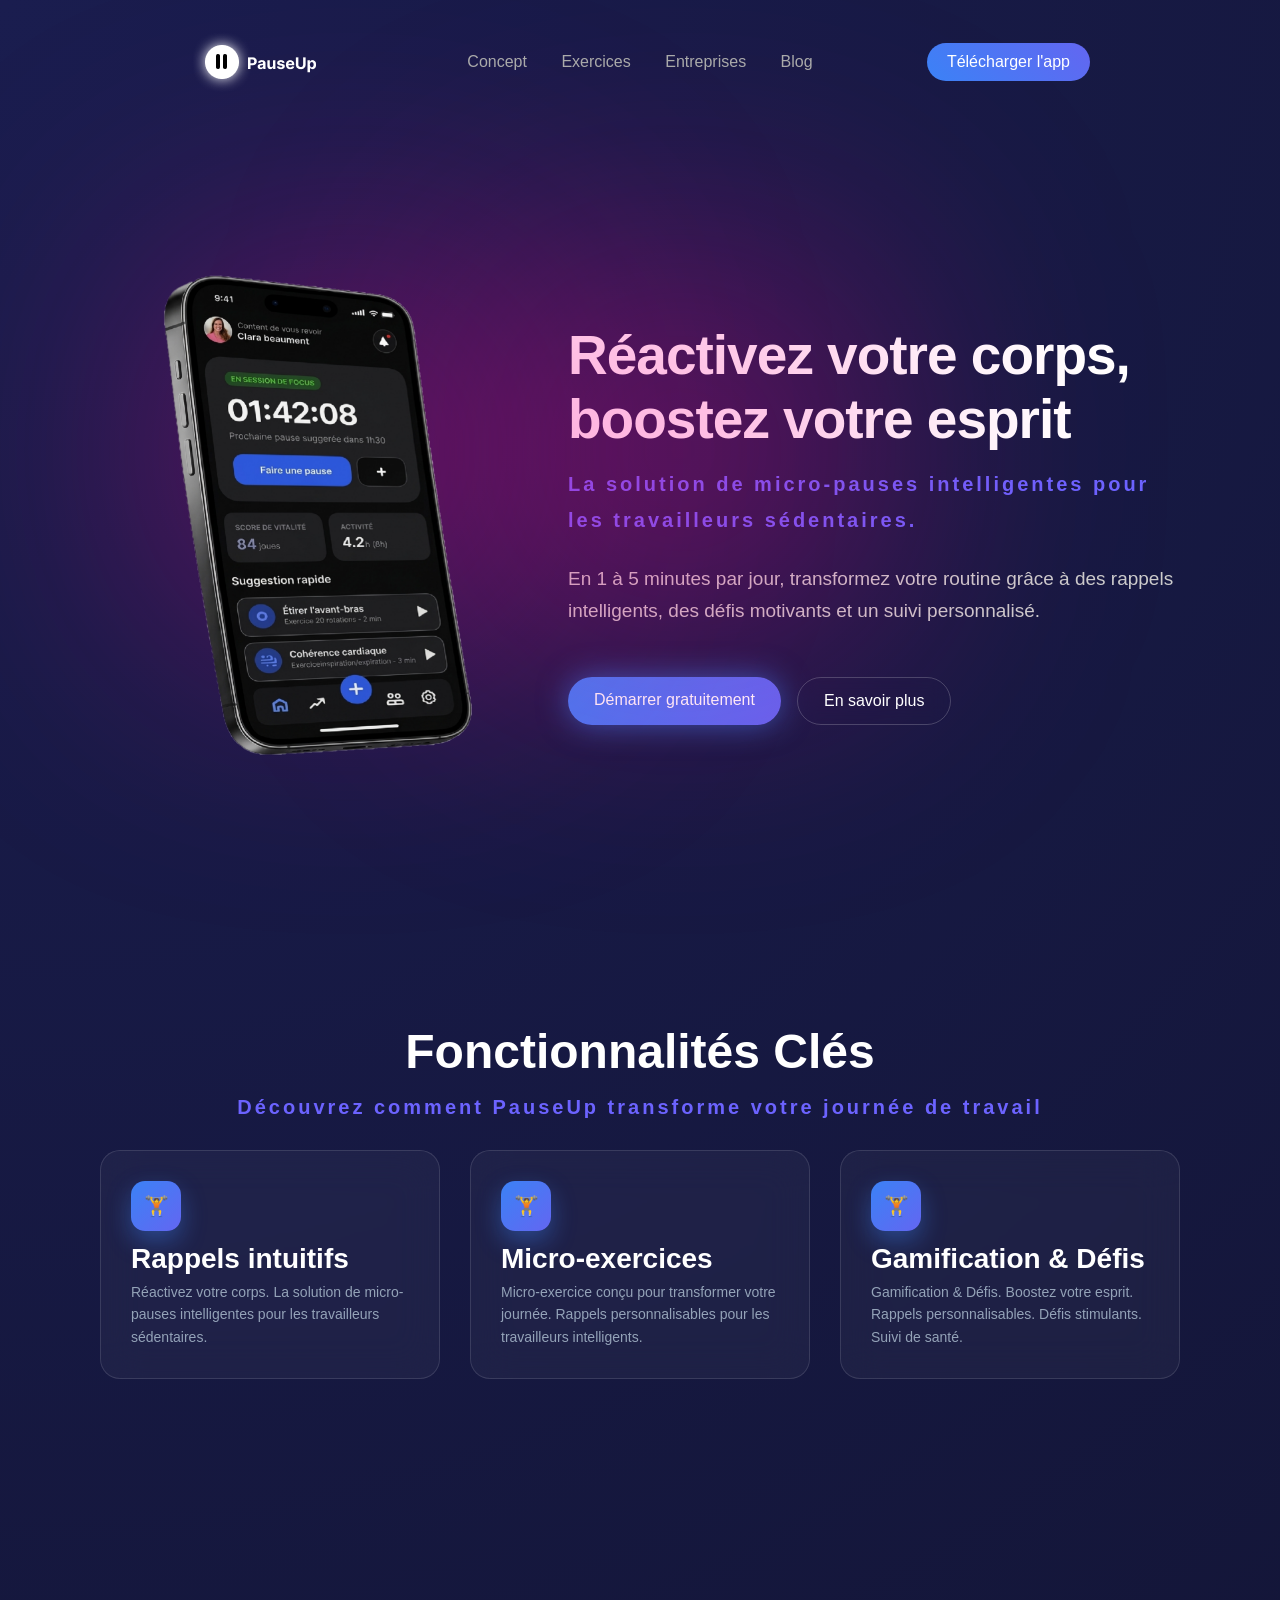
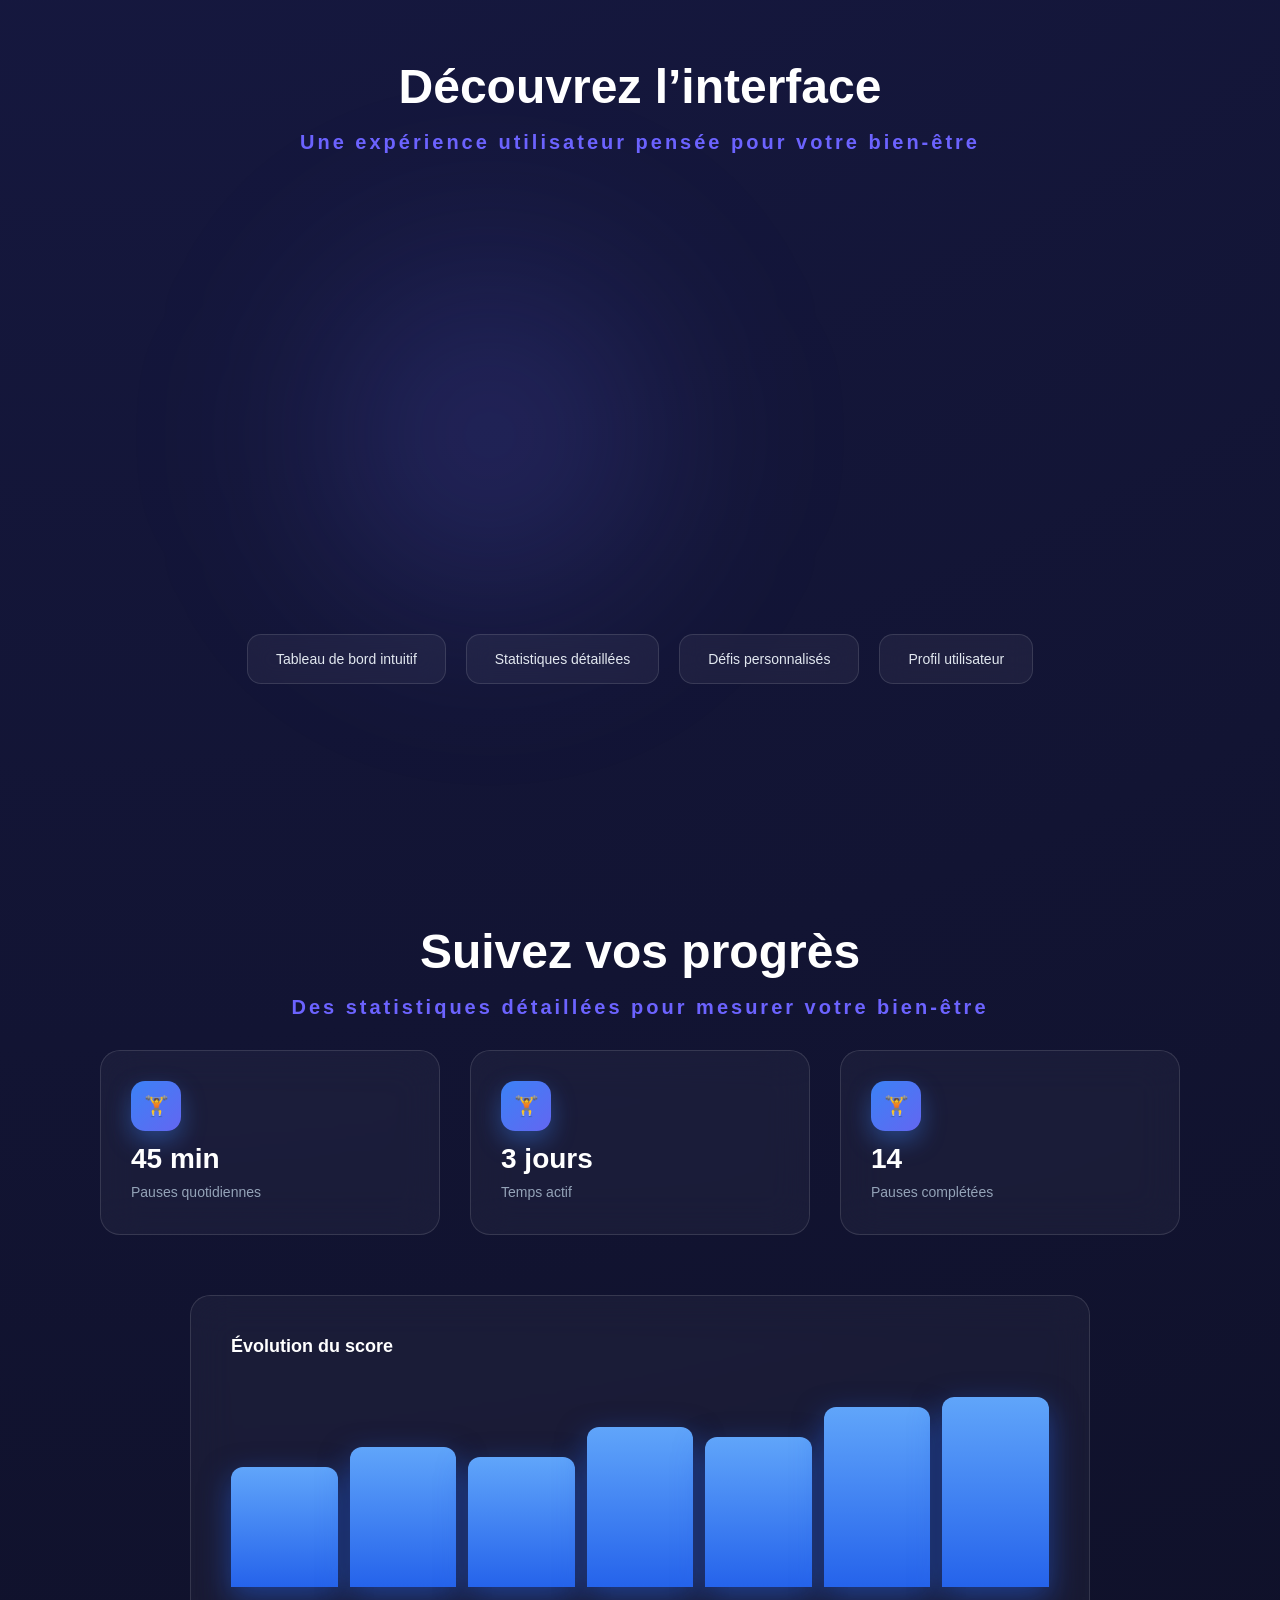
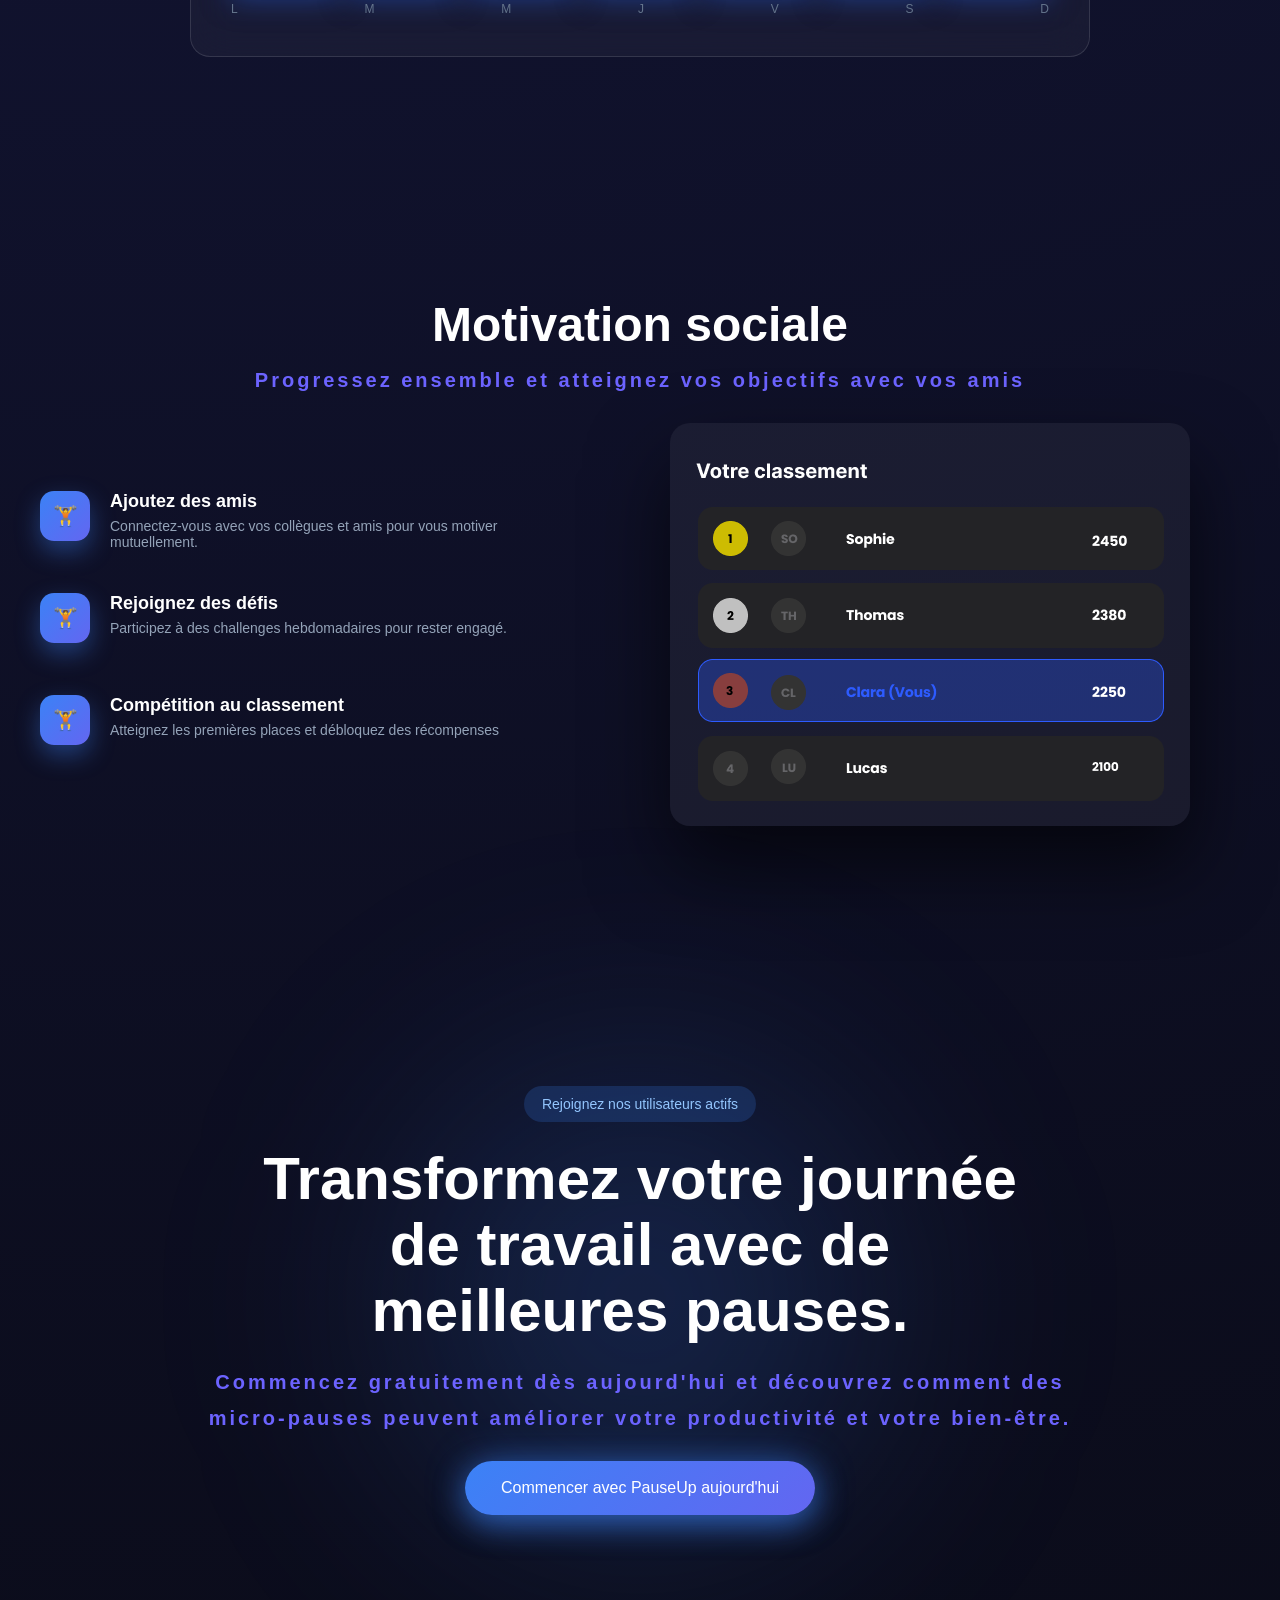
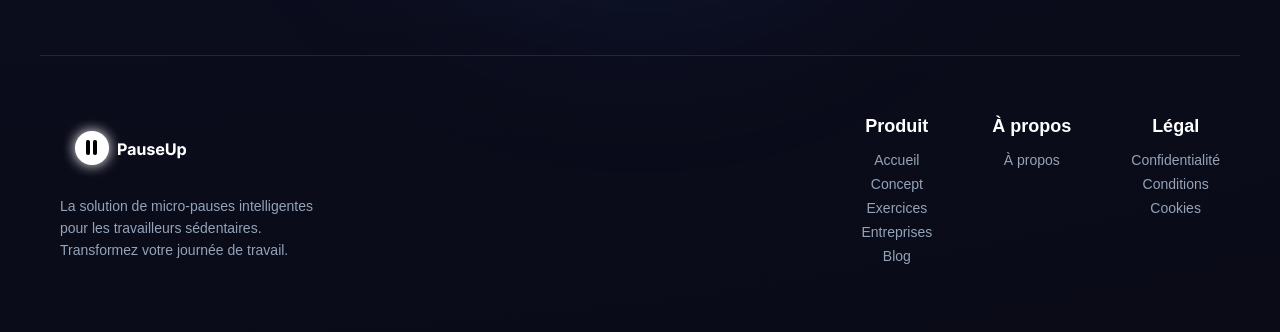
<file: index.html>
<!DOCTYPE html>
<html lang="fr">
  <head>
    <meta charset="UTF-8" />
    <meta name="viewport" content="width=device-width, initial-scale=1.0" />
    <title>PauseUp</title>
    <link rel="stylesheet" href="index.css" />
  </head>

  <body>
    <div class="bg-blob blob-left"></div>
    <div class="bg-blob blob-right"></div>

    <header class="navbar container">
<div class="logo">
  <img src="Logo-PauseUp.png" alt="Logo PauseUp" />
</div>


<div class="menu-toggle" id="mobile-menu">
        <span class="bar"></span>
        <span class="bar"></span>
        <span class="bar"></span>
    </div>
      <nav>
        <a href="concept.html">Concept</a>
        <a href="exercices.html">Exercices</a>
        <a href="entreprises.html">Entreprises</a>
        <a href="tarifs.html">Blog</a>
      </nav>

<a href="https://www.figma.com/proto/jwzuBXvu6YFY4WApoKQ0GS/PauseUp?node-id=74-244&t=fFEI1m2XV90WXGrt-1" 
   class="cta-btn" 
   target="_blank">
   Télécharger l'app
</a>    
</header>

    <section class="hero">
      <div class="hero-content">
        <h1>
          Réactivez votre corps,
          boostez votre esprit
        </h1>

        <p class="subtitle">
          La solution de micro-pauses intelligentes pour les travailleurs
          sédentaires.
        </p>

        <p class="description">
          En 1 à 5 minutes par jour, transformez votre routine grâce 
          à des rappels intelligents, des défis motivants et un suivi personnalisé.
        </p>

        <div class="buttons">
          <a href="https://www.figma.com/proto/jwzuBXvu6YFY4WApoKQ0GS/PauseUp?node-id=74-244&t=fFEI1m2XV90WXGrt-1" class="btn-primary">Démarrer gratuitement</a>
          <a href="tarifs.html" class="btn-secondary">En savoir plus</a>
        </div>
      </div>

<div class="hero-image">
  <img 
    src="telephone_accueil.png" 
    alt="App preview"
    fetchpriority="high"
    loading="eager"
  />
</div>
    </section>

    <section class="features">
      <div class="container">
        <h2>Fonctionnalités Clés</h2>
        <p class="subtitle">
          Découvrez comment PauseUp transforme votre journée de travail
        </p>

        <div class="cards">
          <div class="card">
            <div class="icon">🏋️</div>
            <h3>Rappels intuitifs</h3>
            <p>
              Réactivez votre corps. La solution de micro-pauses intelligentes
              pour les travailleurs sédentaires.
            </p>
          </div>

          <div class="card">
            <div class="icon">🏋️</div>
            <h3>Micro-exercices</h3>
            <p>
              Micro-exercice conçu pour transformer votre journée. Rappels
              personnalisables pour les travailleurs intelligents.
            </p>
          </div>

          <div class="card">
            <div class="icon">🏋️</div>
            <h3>Gamification & Défis</h3>
            <p>
              Gamification & Défis. Boostez votre esprit. Rappels
              personnalisables. Défis stimulants. Suivi de santé.
            </p>
          </div>
        </div>
      </div>
    </section>

    <section class="interface">
      <div class="container">
        <h2>Découvrez l’interface</h2>
        <p class="subtitle">
          Une expérience utilisateur pensée pour votre bien-être
        </p>

<div class="phone-wrapper">
  <iframe
    src="https://www.youtube.com/embed/eFYMFFu_c-A"
    title="YouTube video"
    loading="lazy"
    allowfullscreen>
  </iframe>
</div>

        <div class="features-tags">
          <div class="tag">Tableau de bord intuitif</div>
          <div class="tag">Statistiques détaillées</div>
          <div class="tag">Défis personnalisés</div>
          <div class="tag">Profil utilisateur</div>
        </div>
      </div>
    </section>

    <section class="stats">
      <div class="container">
        <h2>Suivez vos progrès</h2>
        <p class="subtitle">
          Des statistiques détaillées pour mesurer votre bien-être
        </p>

<div class="cards">
  <div class="card">
    <div class="icon">🏋️</div>
    <h3>45 min</h3>
    <p>Pauses quotidiennes</p>
  </div>

  <div class="card">
    <div class="icon">🏋️</div>
    <h3>3 jours</h3>
    <p>Temps actif</p>
  </div>

  <div class="card">
    <div class="icon">🏋️</div>
    <h3>14</h3>
    <p>Pauses complétées</p>
  </div>
</div>

        <div class="chart-box">
          <h4>Évolution du score</h4>

          <div class="chart">
            <div class="bar" style="height: 60%"></div>
            <div class="bar" style="height: 70%"></div>
            <div class="bar" style="height: 65%"></div>
            <div class="bar" style="height: 80%"></div>
            <div class="bar" style="height: 75%"></div>
            <div class="bar" style="height: 90%"></div>
            <div class="bar" style="height: 95%"></div>
          </div>

          <div class="labels">
            <span>L</span>
            <span>M</span>
            <span>M</span>
            <span>J</span>
            <span>V</span>
            <span>S</span>
            <span>D</span>
          </div>
        </div>
      </div>
    </section>

    <section class="social">
      <div class="container">
        <h2>Motivation sociale</h2>
        <p class="subtitle">
          Progressez ensemble et atteignez vos objectifs avec vos amis
        </p>

        <div class="content">
          <div class="left">
            <div class="feature">
              <div class="icon">🏋️</div>
              <div>
                <h3>Ajoutez des amis</h3>
                <p>
                  Connectez-vous avec vos collègues et amis pour vous motiver
                  mutuellement.
                </p>
              </div>
            </div>

            <div class="feature">
              <div class="icon">🏋️</div>
              <div>
                <h3>Rejoignez des défis</h3>
                <p>
                  Participez à des challenges hebdomadaires pour rester engagé.
                </p>
              </div>
            </div>

            <div class="feature">
              <div class="icon">🏋️</div>
              <div>
                <h3>Compétition au classement</h3>
                <p>
                  Atteignez les premières places et débloquez des récompenses
                </p>
              </div>
            </div>
          </div>

<div class="leaderboard">
  <img src="classement.png" alt="Classement utilisateurs" />
</div>

    </div>
  </div>
</section>

    <section class="cta">
      <div class="container">
        <div class="badge">Rejoignez nos utilisateurs actifs</div>

        <h1>
          Transformez votre journée<br />
          de travail avec de<br />
          meilleures pauses.
        </h1>

        <p class="subtitle">
          Commencez gratuitement dès aujourd'hui et découvrez comment des
          micro-pauses peuvent améliorer votre productivité et votre bien-être.
        </p>

        <a href="https://www.figma.com/proto/jwzuBXvu6YFY4WApoKQ0GS/PauseUp?node-id=74-244&t=fFEI1m2XV90WXGrt-1" class="cta-button"> Commencer avec PauseUp aujourd'hui </a>
      </div>
    </section>

      <footer class="footer container">
      <div class="footer-left">
<div class="logo">
  <img src="Logo-PauseUp.png" alt="Logo PauseUp" />
</div>

        <p class="footer-desc">
          La solution de micro-pauses intelligentes<br />
          pour les travailleurs sédentaires.<br />
          Transformez votre journée de travail.
        </p>
      </div>

      <div class="footer-links">
        <div>
          <h4>Produit</h4>
          <a href="index.html">Accueil</a>
          <a href="concept.html">Concept</a>
          <a href="exercices.html">Exercices</a>
          <a href="entreprises.html">Entreprises</a>
          <a href="tarifs.html">Blog</a>
        </div>

        <div>
          <h4>À propos</h4>
          <a href="#">À propos</a>
        </div>

        <div>
          <h4>Légal</h4>
          <a href="#">Confidentialité</a>
          <a href="#">Conditions</a>
          <a href="#">Cookies</a>
        </div>
      </div>
    </footer>

<script src="projet/js/script.js"></script>        
  </body>
</html>
</file>
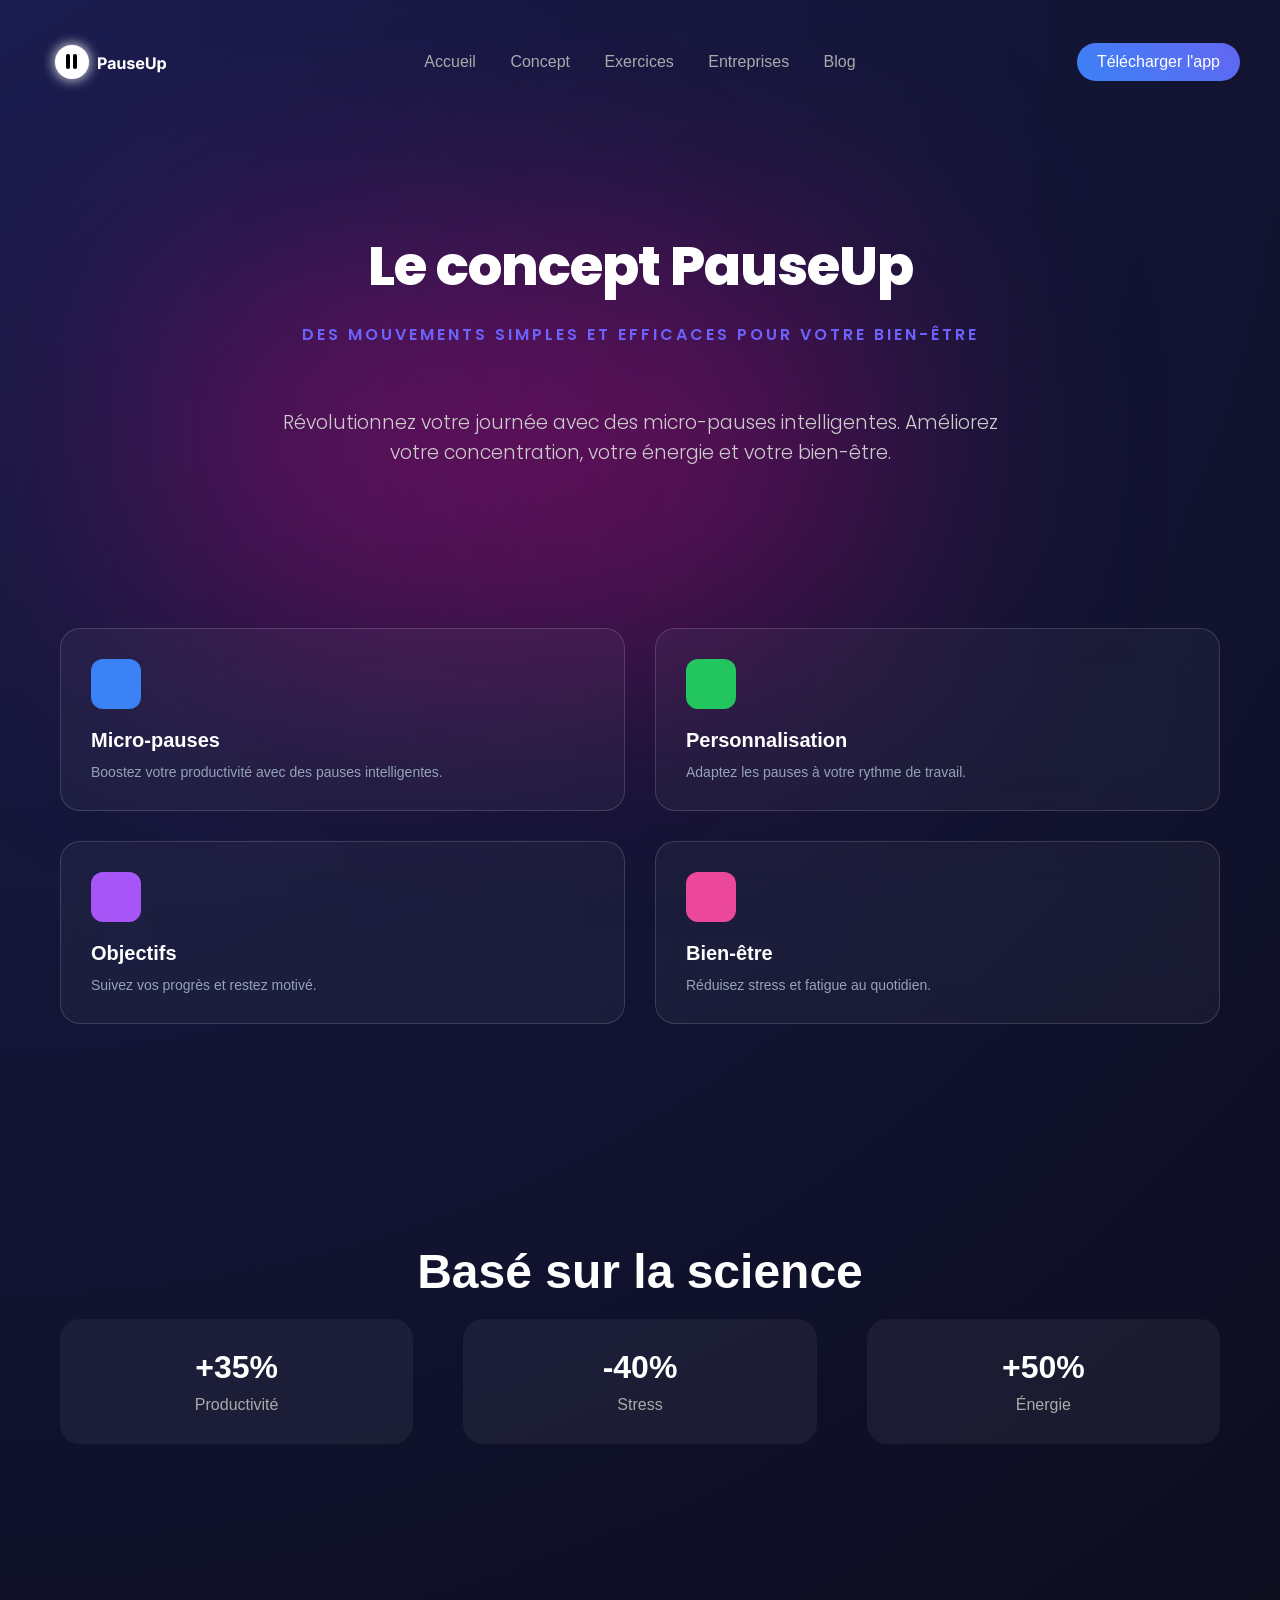
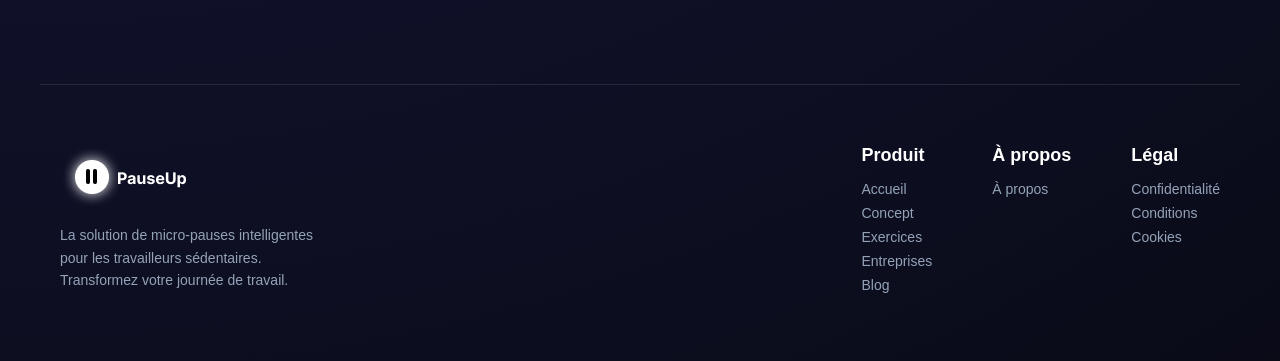
<file: concept.html>
<!DOCTYPE html>
<html lang="fr">
<head>
    <meta charset="UTF-8">
    <meta name="viewport" content="width=device-width, initial-scale=1.0">
    <title>L'art de la micro-pause efficace - PauseUp</title>
    <link rel="stylesheet" href="styles.css">
</head>

<body class="concept">
    <div class="bg-blob blob-left"></div>
    <div class="bg-blob blob-right"></div>

    <!-- On reprend exactement la structure de concept.html -->
<header class="navbar container">
    <div class="logo">
        <img src="Logo-PauseUp.png" alt="Logo PauseUp" />
    </div>

    <!-- Le bouton Burger (Ajouté ici) -->
    <div class="menu-toggle">
        <span class="bar"></span>
        <span class="bar"></span>
        <span class="bar"></span>
    </div>

    <nav>
        <a href="index.html">Accueil</a>        
        <a href="concept.html">Concept</a>
        <a href="exercices.html">Exercices</a>
        <a href="entreprises.html">Entreprises</a>
        <a href="tarifs.html">Blog</a>
    </nav>

    <a href="https://www.figma.com/..." class="cta-btn" target="_blank">
        Télécharger l'app
    </a>    
</header>

        <section class="hero container">
      <h1>Le concept PauseUp</h1>
      <p class="subtitle">
        Des mouvements simples et efficaces pour votre bien-être
      </p>
      <p class="description">
 Révolutionnez votre journée avec des micro-pauses intelligentes.
        Améliorez votre concentration, votre énergie et votre bien-être.
      </p>
    </section>

    <section class="features container features-grid">
      <div class="card">
        <div class="icon blue"></div>
        <h3>Micro-pauses</h3>
        <p>Boostez votre productivité avec des pauses intelligentes.</p>
      </div>

      <div class="card">
        <div class="icon green"></div>
        <h3>Personnalisation</h3>
        <p>Adaptez les pauses à votre rythme de travail.</p>
      </div>

      <div class="card">
        <div class="icon purple"></div>
        <h3>Objectifs</h3>
        <p>Suivez vos progrès et restez motivé.</p>
      </div>

      <div class="card">
        <div class="icon pink"></div>
        <h3>Bien-être</h3>
        <p>Réduisez stress et fatigue au quotidien.</p>
      </div>
    </section>

    <section class="stats container">
      <h2>Basé sur la science</h2>
      <div class="stats-grid">
        <div class="stat-box"><span>+35%</span><p>Productivité</p></div>
        <div class="stat-box"><span>-40%</span><p>Stress</p></div>
        <div class="stat-box"><span>+50%</span><p>Énergie</p></div>
      </div>
    </section>

 <footer class="footer container">
      <div class="footer-left">
<div class="logo">
  <img src="Logo-PauseUp.png" alt="Logo PauseUp" />
</div>

        <p class="footer-desc">
          La solution de micro-pauses intelligentes<br />
          pour les travailleurs sédentaires.<br />
          Transformez votre journée de travail.
        </p>
      </div>

      <div class="footer-links">
        <div>
          <h4>Produit</h4>
          <a href="index.html">Accueil</a>
          <a href="concept.html">Concept</a>
          <a href="exercices.html">Exercices</a>
          <a href="entreprises.html">Entreprises</a>
          <a href="tarifs.html">Blog</a>
        </div>

        <div>
          <h4>À propos</h4>
          <a href="#">À propos</a>
        </div>

        <div>
          <h4>Légal</h4>
          <a href="#">Confidentialité</a>
          <a href="#">Conditions</a>
          <a href="#">Cookies</a>
        </div>
      </div>
    </footer>

<script src="projet/js/script.js"></script>
  </body>
</html>
</file>
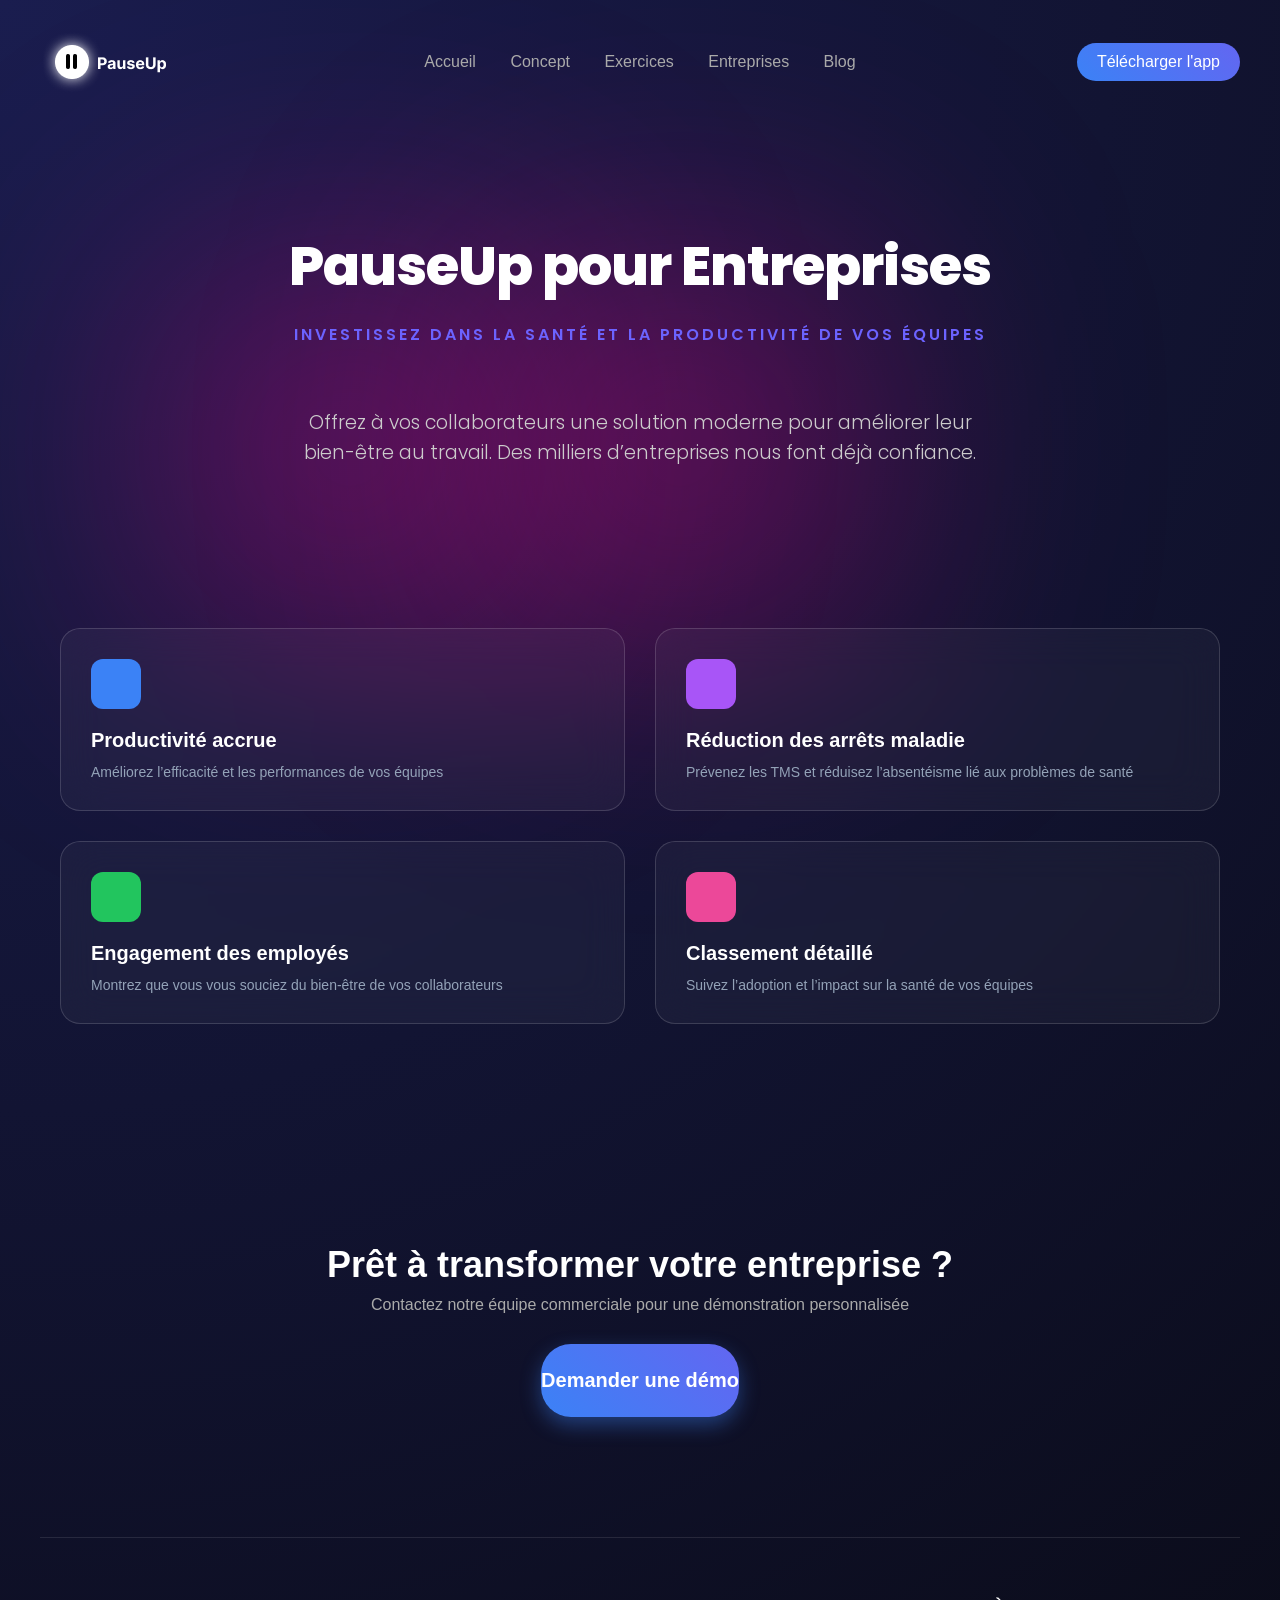
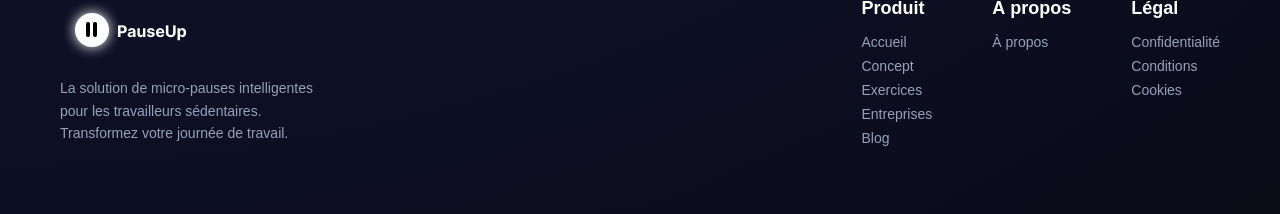
<file: entreprises.html>
<!DOCTYPE html>
<html lang="fr">
  <head>
    <meta charset="UTF-8" />
    <title>Entreprises - PauseUp</title>
    <link rel="stylesheet" href="styles.css" />
  </head>

  <body class="entreprises">
    <div class="bg-blob blob-left"></div>
    <div class="bg-blob blob-right"></div>

    <header class="navbar container">
    <div class="logo">
        <img src="Logo-PauseUp.png" alt="Logo PauseUp" />
    </div>

    <!-- Le bouton Burger (Ajouté ici) -->
    <div class="menu-toggle">
        <span class="bar"></span>
        <span class="bar"></span>
        <span class="bar"></span>
    </div>

    <nav>
        <a href="index.html">Accueil</a>   
        <a href="concept.html">Concept</a>
        <a href="exercices.html">Exercices</a>
        <a href="entreprises.html">Entreprises</a>
        <a href="tarifs.html">Blog</a>
    </nav>

    <a href="https://www.figma.com/..." class="cta-btn" target="_blank">
        Télécharger l'app
    </a>    
</header>

    <section class="hero container">
      <h1>PauseUp pour Entreprises</h1>

      <p class="subtitle">
        Investissez dans la santé et la productivité de vos équipes
      </p>

      <p class="description">
        Offrez à vos collaborateurs une solution moderne pour améliorer leur
        bien-être au travail. Des milliers d’entreprises nous font déjà
        confiance.
      </p>
    </section>

    <section class="features container features-grid">
      <div class="card">
        <div class="icon blue"></div>
        <h3>Productivité accrue</h3>
        <p>
        Améliorez l’efficacité et les performances de vos équipes
        </p>
      </div>

      <div class="card">
        <div class="icon purple"></div>
        <h3>Réduction des arrêts maladie</h3>
        <p>
          Prévenez les TMS et réduisez l’absentéisme lié aux problèmes de santé
        </p>
      </div>

      <div class="card">
        <div class="icon green"></div>
        <h3>Engagement des employés</h3>
        <p>Montrez que vous vous souciez du bien-être de vos collaborateurs</p>
      </div>

      <div class="card">
        <div class="icon pink"></div>
        <h3>Classement détaillé</h3>
        <p>Suivez l’adoption et l’impact sur la santé de vos équipes</p>
      </div>
    </section>

    <section class="cta-section container">
      <h2>Prêt à transformer votre entreprise ?</h2>
      <p>
        Contactez notre équipe commerciale pour une démonstration personnalisée
      </p>

      <button class="cta-bttn">Demander une démo</button>
    </section>

    <footer class="footer container">
      <div class="footer-left">
<div class="logo">
  <img src="Logo-PauseUp.png" alt="Logo PauseUp" />
</div>

        <p class="footer-desc">
          La solution de micro-pauses intelligentes<br />
          pour les travailleurs sédentaires.<br />
          Transformez votre journée de travail.
        </p>
      </div>
      <div class="footer-links">
        <div>
          <h4>Produit</h4>
          <a href="index.html">Accueil</a>
          <a href="concept.html">Concept</a>
          <a href="exercices.html">Exercices</a>
          <a href="entreprises.html">Entreprises</a>
          <a href="tarifs.html">Blog</a>
        </div>
        <div>
          <h4>À propos</h4>
          <a href="#">À propos</a>
        </div>
        <div>
          <h4>Légal</h4>
          <a href="#">Confidentialité</a>
          <a href="#">Conditions</a>
          <a href="#">Cookies</a>
        </div>
      </div>
    </footer>

<script src="projet/js/script.js"></script>
  </body>
</html>
</file>
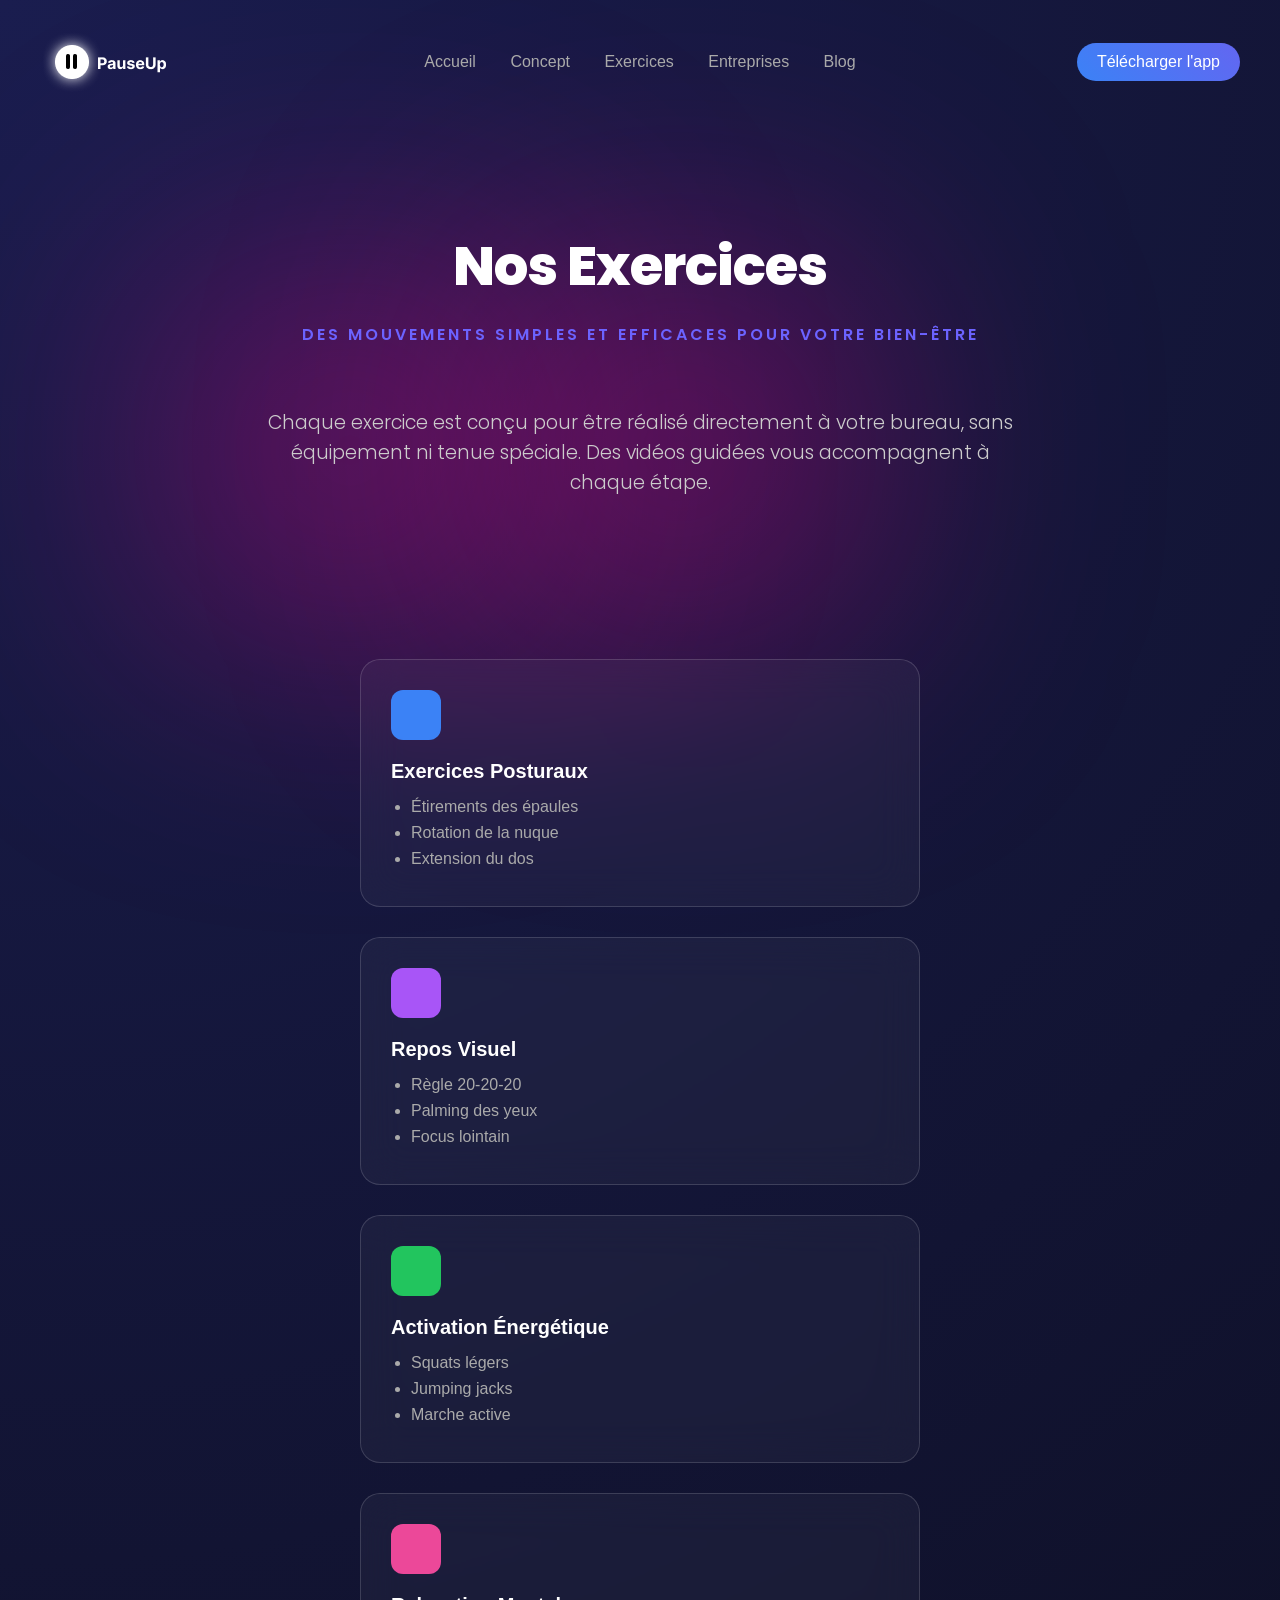
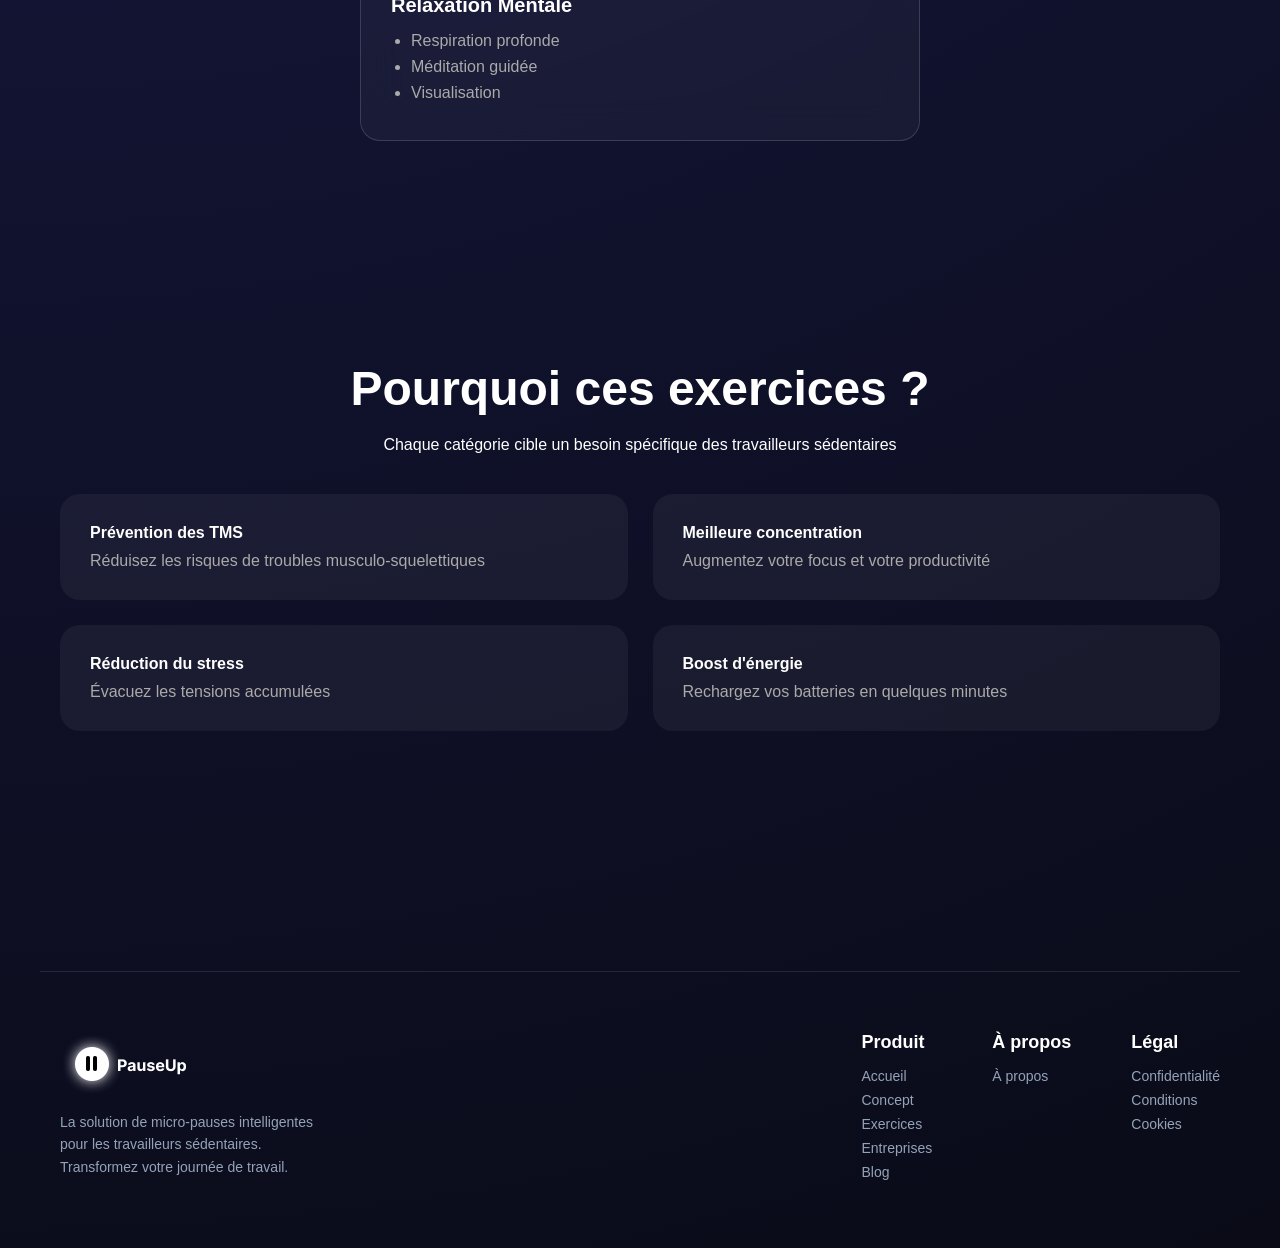
<file: exercices.html>
<!DOCTYPE html>
<html lang="fr">
  <head>
    <meta charset="UTF-8" />
    <title>Exercices - PauseUp</title>
    <link rel="stylesheet" href="styles.css" />
  </head>

  <body class="exercices">
    <div class="bg-blob blob-left"></div>
    <div class="bg-blob blob-right"></div>

<header class="navbar container">
    <div class="logo">
        <img src="Logo-PauseUp.png" alt="Logo PauseUp" />
    </div>

    <!-- Le bouton Burger (Ajouté ici) -->
    <div class="menu-toggle">
        <span class="bar"></span>
        <span class="bar"></span>
        <span class="bar"></span>
    </div>

    <nav>
        <a href="index.html">Accueil</a>   
        <a href="concept.html">Concept</a>
        <a href="exercices.html">Exercices</a>
        <a href="entreprises.html">Entreprises</a>
        <a href="tarifs.html">Blog</a>
    </nav>

    <a href="https://www.figma.com/..." class="cta-btn" target="_blank">
        Télécharger l'app
    </a>    
</header>

    <section class="hero container">
      <h1>Nos Exercices</h1>
      <p class="subtitle">
        Des mouvements simples et efficaces pour votre bien-être
      </p>
      <p class="description">
        Chaque exercice est conçu pour être réalisé directement à votre bureau,
        sans équipement ni tenue spéciale. Des vidéos guidées vous accompagnent
        à chaque étape.
      </p>
    </section>

    <section class="features container exercices-grid">
      <div class="card">
        <div class="icon blue"></div>
        <h3>Exercices Posturaux</h3>
        <ul>
          <li>Étirements des épaules</li>
          <li>Rotation de la nuque</li>
          <li>Extension du dos</li>
        </ul>
      </div>

      <div class="card">
        <div class="icon purple"></div>
        <h3>Repos Visuel</h3>
        <ul>
          <li>Règle 20-20-20</li>
          <li>Palming des yeux</li>
          <li>Focus lointain</li>
        </ul>
      </div>

      <div class="card">
        <div class="icon green"></div>
        <h3>Activation Énergétique</h3>
        <ul>
          <li>Squats légers</li>
          <li>Jumping jacks</li>
          <li>Marche active</li>
        </ul>
      </div>

      <div class="card">
        <div class="icon pink"></div>
        <h3>Relaxation Mentale</h3>
        <ul>
          <li>Respiration profonde</li>
          <li>Méditation guidée</li>
          <li>Visualisation</li>
        </ul>
      </div>
    </section>

    <section class="stats container">
      <h2>Pourquoi ces exercices ?</h2>
      <p>
        Chaque catégorie cible un besoin spécifique des travailleurs sédentaires
      </p>

      <div class="stats-grid small">
        <div class="stat-box">
          <h4>Prévention des TMS</h4>
          <p>Réduisez les risques de troubles musculo-squelettiques</p>
        </div>

        <div class="stat-box">
          <h4>Meilleure concentration</h4>
          <p>Augmentez votre focus et votre productivité</p>
        </div>

        <div class="stat-box">
          <h4>Réduction du stress</h4>
          <p>Évacuez les tensions accumulées</p>
        </div>

        <div class="stat-box">
          <h4>Boost d'énergie</h4>
          <p>Rechargez vos batteries en quelques minutes</p>
        </div>
      </div>
    </section>

    <footer class="footer container">
      <div class="footer-left">
<div class="logo">
  <img src="Logo-PauseUp.png" alt="Logo PauseUp" />
</div>

        <p class="footer-desc">
          La solution de micro-pauses intelligentes<br />
          pour les travailleurs sédentaires.<br />
          Transformez votre journée de travail.
        </p>
      </div>

      <div class="footer-links">
        <div>
          <h4>Produit</h4>
          <a href="index.html">Accueil</a>
          <a href="concept.html">Concept</a>
          <a href="exercices.html">Exercices</a>
          <a href="entreprises.html">Entreprises</a>
          <a href="tarifs.html">Blog</a>
        </div>

        <div>
          <h4>À propos</h4>
          <a href="#">À propos</a>
        </div>

        <div>
          <h4>Légal</h4>
          <a href="#">Confidentialité</a>
          <a href="#">Conditions</a>
          <a href="#">Cookies</a>
        </div>
      </div>
    </footer>

<script src="projet/js/script.js"></script>  </body>
</html>
</file>
<file: index.css>
* {
  margin: 0;
  padding: 0;
  box-sizing: border-box;
  font-family: "Segoe UI", sans-serif;
}

body {
  background: radial-gradient(circle at top left, #1a1d4f, #0a0b17);
  color: white;
  overflow-x: hidden;
}

.container {
  width: 100%;
  max-width: 1200px;
  margin: 0 auto;
}

.bg-blob {
  position: absolute;
  width: 500px;
  height: 500px;
  background: radial-gradient(circle, rgba(255, 0, 150, 0.4), transparent);
  filter: blur(120px);
  z-index: 0;
}

.blob-left {
  top: 200px;
  left: 100px;
}

.blob-right {
  bottom: 200px;
  right: 350px;
}

.navbar {
  display: grid;
  grid-template-columns: 1fr auto 1fr;
  align-items: center;
  padding: 30px 0;
  position: relative;
  z-index: 2;
  align-items: center;
}

.logo {
  display: flex;
  align-items: center;
  gap: 10px;
}

.logo-circle {
  width: 28px;
  height: 28px;
  border-radius: 50%;
  background: white;
}

nav {
  text-align: center;
}

nav a {
  margin: 0 15px;
  color: #aaa;
  text-decoration: none;
}

nav a:hover {
  color: white;
}

.menu-toggle {
    display: none;
    flex-direction: column;
    gap: 5px;
    cursor: pointer;
}

.menu-toggle.active .bar:nth-child(1) {
  transform: rotate(45deg) translate(5px, 5px);
}

.menu-toggle.active .bar:nth-child(2) {
  opacity: 0;
}

.menu-toggle.active .bar:nth-child(3) {
  transform: rotate(-45deg) translate(6px, -6px);
}

.bar {
    width: 25px;
    height: 3px;
    background-color: white;
    transition: 0.3s;
}

.cta-btn {
  justify-self: end;
  background: linear-gradient(45deg, #3b82f6, #6366f1);
  border: none;
  padding: 10px 20px;
  border-radius: 20px;
  color: white;
  cursor: pointer;
  text-decoration: none;
}

.cta-btn.secondary {
  background: rgba(255, 255, 255, 0.1);
}

.hero {
  display: flex;
  align-items: center;
  justify-content: space-between;
  padding: 80px 60px;
  min-height: calc(100vh - 100px);
  max-width: 1200px;              
  margin: 0 auto;                 
  gap: 60px;
  flex-direction: row-reverse;
}

.hero-content {
  flex: 1.2;
  min-width: 320px;
}

.hero-image {
  flex: 0.8;
  display: flex;
  justify-content: center;
  align-items: center;
}

.hero h1 {
font-family: 'Poppins', sans-serif;
    font-size: 55px;       /* Gros titre impactant */
    font-weight: 800;      /* Très gras */
    color: #ffffff;
    margin-bottom: 15px;   /* Espace sous le titre */
    letter-spacing: -1px;  /* Lettres un peu resserrées pour le style */
}

.subtitle {
font-family: 'Inter', sans-serif;
    font-size: 20px;
    font-weight: 600;
    letter-spacing: 3px;   /* Lettres écartées pour faire "pro" */
    margin-bottom: 25px;   /* Espace sous le sous-titre */
    display: block;
    color: #6c63ff;        /* Ta couleur violette */
    line-height: 1.8;
}

.description {
font-family: 'Poppins', sans-serif;
    font-size: 19px;
    line-height: 32px;
    color: #cccccc;    
    max-width: 750px;     
    margin-left: auto;    
    margin-right: auto;
    font-weight: 300;
    margin-bottom: 50px;

}

.buttons {
  display: flex;
  gap: 16px;
}

.btn-primary {
  padding: 14px 26px;
  border-radius: 999px;
  background: linear-gradient(135deg, #3b82f6, #6366f1);
  color: white;
  text-decoration: none;
  font-weight: 500;
  box-shadow: 0 0 30px rgba(59, 130, 246, 0.6);
}

.btn-secondary {
  padding: 14px 26px;
  border-radius: 999px;
  border: 1px solid rgba(255, 255, 255, 0.2);
  color: white;
  text-decoration: none;
  backdrop-filter: blur(10px);
}

.hero-image img {
  width: 100%;
  max-width: 420px;
  height: auto;
  object-fit: contain;
  transform: scale(1.1);
}

.features {
  padding: 100px 20px;
}

.container {
  max-width: 1200px;
  margin: 0 auto;
  text-align: center;
}

.features h2 {
  font-size: 48px;
  margin-bottom: 10px;
}

.cards {
  display: flex;
  gap: 30px;
  justify-content: center;
  flex-wrap: wrap;
}

.card {
  width: 340px;
  padding: 30px;
  border-radius: 20px;
  text-align: left;

  background: rgba(255, 255, 255, 0.04);
  border: 1px solid rgba(255, 255, 255, 0.15);

  backdrop-filter: blur(20px);
  -webkit-backdrop-filter: blur(20px);

  transition: all 0.3s ease;
}

.card::before {
  content: "";
  position: absolute;
  inset: 0;
  border-radius: 20px;
  background: radial-gradient(
    circle at top left,
    rgba(99, 102, 241, 0.25),
    transparent 60%
  );
  opacity: 0;
  transition: opacity 0.3s;
}

.card:hover::before {
  opacity: 1;
}

.card:hover {
  transform: translateY(-6px);
  border-color: rgba(255, 255, 255, 0.25);
}


.icon {
  width: 50px;
  height: 50px;
  border-radius: 12px;
  background: linear-gradient(135deg, #3b82f6, #6366f1);
  display: flex;
  align-items: center;
  justify-content: center;
  font-size: 20px;
  margin-bottom: 20px;
  box-shadow: 0 10px 25px rgba(59, 130, 246, 0.4);
}


.card h3 {
  font-size: 20px;
  margin-bottom: 12px;
}

.card p {
  font-size: 14px;
  color: #94a3b8;
  line-height: 1.6;
}


.interface {
  padding: 120px 20px;
  text-align: center;
}

.container {
  max-width: 1100px;
  margin: 0 auto;
}


.interface h2 {
  font-size: 48px;
  margin-bottom: 10px;
}

.phone-wrapper iframe {
  width: 100%;
  max-width: 800px;
  aspect-ratio: 16 / 9;
  border-radius: 20px;
  border: none;
  margin-bottom: 20px;
}

.phone-wrapper::before {
  pointer-events: none;
  content: "";
  position: absolute;
  width: 500px;
  height: 500px;
  background: radial-gradient(
    circle,
    rgba(99, 102, 241, 0.25),
    transparent 70%
  );
  filter: blur(80px);
  z-index: 0;
}

.phone-wrapper img {
  width: 100%;
}

.phone-wrapper iframe {
  width: 800px;
  height: 425px;
  border-radius: 20px;
  border: none;
}

.features-tags {
  display: flex;
  justify-content: center;
  flex-wrap: wrap;
  gap: 20px;
}

.tag {
  padding: 16px 28px;
  border-radius: 14px;

  background: rgba(255, 255, 255, 0.05);
  border: 1px solid rgba(255, 255, 255, 0.12);

  backdrop-filter: blur(12px);
  -webkit-backdrop-filter: blur(12px);

  color: #e2e8f0;
  font-size: 14px;

  transition: all 0.25s ease;
}

.tag:hover {
  background: rgba(255, 255, 255, 0.08);
  transform: translateY(-4px);
  border-color: rgba(255, 255, 255, 0.25);
}

.stats {
  padding: 120px 20px;
}

.container {
  max-width: 1200px;
  margin: 0 auto;
  text-align: center;
}

.stats h2 {
  font-size: 48px;
  margin-bottom: 10px;
}


.cards {
  display: grid;
  grid-template-columns: repeat(3, 1fr);
  gap: 30px;
  margin-bottom: 60px;
}

.card {
  padding: 30px;
  border-radius: 20px;
  text-align: left;
  background: rgba(255, 255, 255, 0.04);
  border: 1px solid rgba(255, 255, 255, 0.12);
  backdrop-filter: blur(20px);
}

.card h3 {
  font-size: 28px;
  margin-bottom: 6px;
}

.card p {
  font-size: 14px;
  color: #94a3b8;
}

.icon {
  width: 44px;
  height: 44px;
  border-radius: 12px;
  background: linear-gradient(135deg, #3b82f6, #6366f1);
  display: flex;
  align-items: center;
  justify-content: center;
  margin-bottom: 12px;
}

.chart-box {
  padding: 40px;
  border-radius: 20px;

  background: rgba(255, 255, 255, 0.04);
  border: 1px solid rgba(255, 255, 255, 0.12);

  backdrop-filter: blur(20px);
  text-align: left;
}

.chart-box h4 {
  margin-bottom: 30px;
  font-size: 18px;
}

.chart {
  display: flex;
  align-items: flex-end;
  gap: 12px;
  height: 200px;
  margin-bottom: 15px;
}

.bar {
  flex: 1;
  border-radius: 12px 12px 0 0;
  background: linear-gradient(to top, #2563eb, #60a5fa);
  box-shadow: 0 10px 30px rgba(37, 99, 235, 0.5);
}


.labels {
  display: flex;
  justify-content: space-between;
  color: #64748b;
  font-size: 12px;
}

.social {
  padding: 120px 20px;
}

.social .container {
  max-width: 1200px;
  margin: 0 auto;
}

.social h2 {
  text-align: center;
  font-size: 48px;
  margin-bottom: 10px;
}

.content {
  display: flex;
  align-items: center;
  justify-content: space-between;
  gap: 80px;
  flex-wrap: wrap;
}

.left {
  flex: 1;
  max-width: 500px;
  display: flex;
  flex-direction: column;
  gap: 40px;
}

.feature {
  display: flex;
  gap: 20px;
  align-items: flex-start;
}

.icon {
  min-width: 50px;
  height: 50px;
  border-radius: 14px;
  background: linear-gradient(135deg, #3b82f6, #6366f1);
  display: flex;
  align-items: center;
  justify-content: center;
  box-shadow: 0 10px 25px rgba(59, 130, 246, 0.4);
}

.feature h3 {
  font-size: 18px;
  margin-bottom: 6px;
}

.feature p {
  font-size: 14px;
  color: #94a3b8;
}

.feature div {
  text-align: left;
}

.leaderboard {
  flex: 1;
  min-width: 300px;
  display: flex;
  justify-content: center;
  align-items: center;
}

.leaderboard img {
  width: 100%;
  max-width: 520px;
  border-radius: 20px;
  box-shadow: 0 40px 80px rgba(0, 0, 0, 0.6);
  transition: 0.3s ease;
}

.leaderboard img:hover {
  transform: scale(1.05) rotate(3deg);
}

.cta {
  padding: 140px 20px;
  text-align: center;
  position: relative;
}

.cta::before {
  content: "";
  position: absolute;
  top: 50%;
  left: 50%;
  width: 700px;
  height: 700px;
  transform: translate(-50%, -50%);
  background: radial-gradient(
    circle,
    rgba(59, 130, 246, 0.25),
    transparent 70%
  );
  filter: blur(100px);
  z-index: 0;
}

.container {
  position: relative;
  z-index: 1;
  max-width: 900px;
  margin: 0 auto;
}

.badge {
  display: inline-block;
  padding: 10px 18px;
  border-radius: 999px;
  background: rgba(59, 130, 246, 0.2);
  color: #93c5fd;
  font-size: 14px;
  margin-bottom: 24px;
}

.cta h1 {
  font-size: 60px;
  line-height: 1.1;
  margin-bottom: 20px;
}

.cta-button {
  display: inline-block;
  padding: 18px 36px;
  border-radius: 999px;
  background: linear-gradient(135deg, #3b82f6, #6366f1);
  color: white;
  text-decoration: none;
  font-weight: 500;

  box-shadow: 0 10px 30px rgba(59, 130, 246, 0.5),
    0 0 40px rgba(59, 130, 246, 0.4);

  transition: all 0.3s ease;
}

.cta-button:hover {
  transform: translateY(-3px) scale(1.02);
  box-shadow: 0 20px 50px rgba(59, 130, 246, 0.7),
    0 0 60px rgba(59, 130, 246, 0.6);
}

.cta-features {
  margin-top: 30px;
  display: flex;
  justify-content: center;
  gap: 30px;
  font-size: 14px;
  color: #22c55e;
}

.footer {
margin-top: 120px;
  padding: 60px 20px;
  border-top: 1px solid rgba(255, 255, 255, 0.1);
}

.footer.container {
  display: flex;
  justify-content: space-between;
  align-items: flex-start;
  gap: 60px;
  flex-wrap: wrap;
    width: 100%;
  max-width: 1200px;
  margin: 0 auto;
}

.footer-left {
  max-width: 300px;
}

.footer-desc {
  margin-top: 15px;
  color: #94a3b8;
  line-height: 1.6;
  font-size: 14px;
    text-align: left;
}

.footer-links {
  display: flex;
  gap: 60px;
  flex-wrap: wrap;
}

.footer-links h4 {
  margin-bottom: 15px;
  font-size: 18px;
  color: white;
}

.footer-links a {
  display: block;
  color: #94a3b8;
  text-decoration: none;
  margin-bottom: 8px;
  font-size: 14px;
  transition: 0.2s;
}

.footer-links a:hover {
  color: #3b82f6;
}

/* ============================================================
   RESPONSIVE DESIGN - BLOC MAÎTRE (OPTIMISÉ SEO)
   ============================================================ */

/* TABLETTES & MOBILE (Sous 992px) */
@media (max-width: 992px) {

  nav a {
        display: none; 
    }

    /* 2. On affiche les liens UNIQUEMENT quand le menu est ouvert */
    nav.active a {
        display: block !important;
    }

    /* 3. On cache le bouton bleu de la navbar en mobile */
    .navbar .cta-btn {
        display: none !important;
    }

    /* 4. On force le burger en NOIR */
    .menu-toggle .bar {
        background-color: #000000 !important;
    }
.navbar {
        padding: 15px 20px;
        position: fixed;
        backdrop-filter: blur(10px);
        z-index: 1000;
        width: 100%;
        top: 0;
        display: flex !important;
        justify-content: space-between; /* Pousse le logo à gauche et le burger à droite */
        align-items: center;
    }

    .menu-toggle {
        display: flex !important;
        flex-direction: column;
        justify-content: space-between;
        width: 30px;
        height: 21px;
        cursor: pointer;
        background-color: #000000;
        margin-left: auto; 
        z-index: 1001;
    }

    .bar {
        width: 100%;
        height: 3px;
        background-color: #FFFFFF;
        border-radius: 10px;
    }

    /* --- HERO SECTION --- */
    .hero {
        padding-top: 150px !important; 
        flex-direction: column-reverse;
        text-align: center;
        gap: 30px;
    }

    .hero-content {
        max-width: 100%;
        display: flex;
        flex-direction: column;
        align-items: center;
        text-align: center;
    }

    .cards {
        display: flex !important;
        flex-direction: column !important;
        align-items: center !important; /* Centre les cartes dans la section */
        gap: 30px;
        padding: 0 20px;
    }

    .card, .feature {
        display: flex !important;
        flex-direction: column !important;
        align-items: center !important; /* Centre l'émoji et le texte horizontalement */
        text-align: center !important;  /* Aligne le texte au milieu */
        max-width: 350px;
        width: 100%;
    }
    .card h3, .card p, .feature h3, .feature p {
        margin-left: auto !important;
        margin-right: auto !important;
    }
    .hero h1 { font-size: 32px; }
    .subtitle { font-size: 20px; }
    
    .buttons { 
        display: flex;
        flex-direction: column; 
        gap: 15px;
        width: 100%;
        max-width: 300px;
        margin: 0 auto;
    }

    .btn-primary, .btn-secondary {
        width: 100%;           
        text-align: center;
    }

    /* --- SECTIONS --- */
    .features, .interface, .cta {
        padding: 60px 20px;
        text-align: center;
    }

    .content {
        flex-direction: column;
        align-items: center;
        text-align: center;
}

nav {
        display: none; /* Toujours caché par défaut */
        flex-direction: column;
        justify-content: center; /* Centre les liens verticalement */
        align-items: center;     /* Centre les liens horizontalement */
        
        /* --- EFFET PLEIN ÉCRAN --- */
        position: fixed; 
        top: 0;
        left: 0;
        width: 100vw;  /* 100% de la largeur de la vue */
        height: 100vh; /* 100% de la hauteur de la vue */
        background: rgba(10, 11, 23, 0.98); /* Couleur sombre très opaque */
        
        z-index: 999;  /* Juste en dessous du bouton burger si besoin */
        transition: all 0.3s ease-in-out;
    }
    nav.active { 
      display: flex; 
    } 

    nav a {
        margin: 20px 0;
        font-size: 24px; /* On grossit un peu le texte pour le confort */
        font-weight: 600;
        color: white;
        text-decoration: none;
    }
}


/* MOBILE SMARTPHONE (Sous 768px) */
@media (max-width: 768px) {
    /* --- NAVBAR & MENU BURGER --- */
    .navbar {
        display: flex;
        justify-content: space-between;
        align-items: center;
        padding: 20px;
    }

    .menu-toggle {
        display: block; 
        order: 2;
    }
    .cta-btn { 
      display: none; 
    } 

    @media (max-width: 768px) {
  .hero {
    padding: 80px 20px;
  }
}

    /* --- TITRES SECTIONS --- */
    .features h2, .stats h2, .social h2, .cta h1, .interface h2 {
        font-size: 30px !important;
    }

    .features-tags {
    display: grid; 
    grid-template-columns: 1fr 1fr; /* Deux colonnes de taille égale */
    gap: 15px;
    width: 100%;
    max-width: 500px; /* Évite qu'ils soient trop larges sur tablette */
    margin: 0 auto;
}

.tag {
    width: 100%;       /* Prend toute la place de sa cellule de grille */
    text-align: center;
    padding: 15px 10px; /* Plus compact pour mobile */
    font-size: 13px;    /* Un peu plus petit pour éviter que le texte passe sur 2 lignes */
    display: flex;
    align-items: center;
    justify-content: center;
    min-height: 60px;   /* Force la même hauteur pour tous */
}

    .phone-wrapper iframe {
        width: 100%;
        height: 250px; 
    }

    /* --- FOOTER AÉRÉ --- */
    .footer.container {
flex-direction: column; 
    align-items: center;   
    text-align: center;
    gap: 40px;              
    padding: 40px 20px;
    }

    .footer-left {
    max-width: 100%;
    display: flex;
    flex-direction: column;
    align-items: center;
}

    .footer-links {
display: grid;
    grid-template-columns: 1fr; 
    gap: 30px;
    width: 100%;
    }

    .footer-desc { 
text-align: center;     
    margin-top: 15px;
    line-height: 1.6;
    }
}

.menu-toggle {
        z-index: 1001; 
        position: relative; /* Pour que le z-index fonctionne */
    }

/* PETITS MOBILES (Sous 480px) */
@media (max-width: 480px) {
    .hero h1 { font-size: 28px; }
    
    .cta h1 { font-size: 26px !important; }

    .cta-features {
        flex-direction: column;
        align-items: center;
        gap: 15px;
    }
    
    .card { 
        padding: 20px; 
        width: 100%;
    }

    .btn-primary, .btn-secondary {
        width: 100%; /* Boutons pleine largeur pour faciliter le clic au pouce */
        text-align: center;
    }
  }
</file>
<file: styles.css>
@import url('https://fonts.googleapis.com/css2?family=Poppins:wght@300;400;600;700&display=swap');
* {
  margin: 0;
  padding: 0;
  box-sizing: border-box;
  font-family: "Segoe UI", sans-serif;
  max-width: 100%;
}

body {
  background: radial-gradient(circle at top left, #1a1d4f, #0a0b17);
  color: white;
  overflow-x: hidden;
}

.container {
  max-width: 1200px;
  margin: 0 auto;
}

.bg-blob {
  position: absolute;
  width: 500px;
  height: 500px;
  background: radial-gradient(circle, rgba(255, 0, 150, 0.4), transparent);
  filter: blur(120px);
  z-index: 0;
}

.blob-left {
  top: 200px;
  left: 100px;
}

.blob-right {
  bottom: 200px;
  right: 350px;
}

.navbar {
  display: grid;
  grid-template-columns: 1fr auto 1fr;
  align-items: center;
  padding: 30px 0;
  position: relative;
  z-index: 2;
  align-items: center;
}

.logo {
  display: flex;
  align-items: center;
  gap: 10px;
}

.logo img {
    width: auto;
    height: auto;
}

nav {
  text-align: center;
}

nav a {
  margin: 0 15px;
  color: #aaa;
  text-decoration: none;
}

nav a:hover {
  color: white;
}

.menu-toggle {
    display: none;
    flex-direction: column;
    gap: 5px;
    cursor: pointer;
}

.menu-toggle.active .bar:nth-child(1) {
  transform: rotate(45deg) translate(5px, 5px);
}

.menu-toggle.active .bar:nth-child(2) {
  opacity: 0;
}

.menu-toggle.active .bar:nth-child(3) {
  transform: rotate(-45deg) translate(6px, -6px);
}

.bar {
    width: 25px;
    height: 3px;
    background-color: white;
    transition: 0.3s;
}

.cta-btn {
  justify-self: end;
  background: linear-gradient(45deg, #3b82f6, #6366f1);
  border: none;
  padding: 10px 20px;
  border-radius: 20px;
  color: white;
  cursor: pointer;
  font-size: 16px;
  text-decoration: none;

}

.cta-btn.big {
  padding: 15px 40px;
  font-size: 16px;
  border-radius: 30px;
  box-shadow: 0 0 25px rgba(59, 130, 246, 0.5);
}

.cta-btn.secondary {
  background: rgba(255, 255, 255, 0.1);
}

.cta-bttn {
  display: inline-block;            
  background: linear-gradient(45deg, #3b82f6, #6366f1);
  border: none;
  padding: 25px 0px;            
  border-radius: 30px;              
  color: white;
  cursor: pointer;
  font-size: 20px;
  font-weight: bold;
  text-align: center;
  box-shadow: 0 8px 20px rgba(59, 130, 246, 0.4);
  transition: all 0.3s ease;
}

.cta-bttn:hover {
  transform: translateY(-4px) scale(1.05);
  box-shadow: 0 12px 25px rgba(59, 130, 246, 0.5);
  background: linear-gradient(45deg, #2563eb, #4f46e5); /* un bleu plus foncé */
}

.hero {
  text-align: center;
  margin-top: 100px;
  position: relative;
  z-index: 2;
}

.hero p {
    margin-bottom: 60px; 
    line-height: 1.6;  
}

.hero h1 {
font-family: 'Poppins', sans-serif;
    font-size: 55px;       /* Gros titre impactant */
    font-weight: 800;      /* Très gras */
    color: #ffffff;
    margin-bottom: 15px;   /* Espace sous le titre */
    letter-spacing: -1px;  /* Lettres un peu resserrées pour le style */
}

.subtitle {
font-family: 'Poppins', sans-serif;
    font-size: 16px;
    font-weight: 600;
    color: #6c63ff;        /* Ta couleur violette */
    text-transform: uppercase;
    letter-spacing: 3px;   /* Lettres écartées pour faire "pro" */
    margin-bottom: 25px;   /* Espace sous le sous-titre */
    display: block;
}

.description {
font-family: 'Poppins', sans-serif;
    font-size: 19px;
    line-height: 32px;
    color: #cccccc;    
    max-width: 750px;     
    margin-left: auto;    
    margin-right: auto;
    font-weight: 300;
}

.features {
  padding: 100px 20px;
  text-align: center;
  
}

.features.flex {
  display: flex;
  gap: 30px;
  justify-content: center;
  flex-wrap: wrap;
}

.features.features-grid {
  display: grid;
  grid-template-columns: repeat(2, 1fr);
  gap: 30px;
  justify-items: center;
}

.exercices-grid {
    display: grid;
    grid-template-columns: repeat(2, 1fr); /* 2 colonnes par défaut */
    gap: 30px;
    width: 100%;
    max-width: 1200px;
    margin: 0 auto;
}

.card {
  width: 600px;
  padding: 30px;
  border-radius: 20px;
  text-align: left;
  position: relative;

  background: rgba(255, 255, 255, 0.04);
  border: 1px solid rgba(255, 255, 255, 0.15);

  backdrop-filter: blur(20px);
  transition: all 0.3s ease;
  
}

.card::before {
  content: "";
  position: absolute;
  inset: 0;
  border-radius: 20px;
  background: radial-gradient(
    circle at top left,
    rgba(99, 102, 241, 0.25),
    transparent 60%
  );
  opacity: 0;
  transition: 0.3s;
}

.card:hover::before {
  opacity: 1;
}

.card:hover {
  transform: translateY(-6px);
  border-color: rgba(255, 255, 255, 0.25);
}

.card h3 {
  font-size: 20px;
  margin-bottom: 12px;
}

.card p {
  font-size: 14px;
  color: #94a3b8;
}

.card ul {
  margin-top: 15px;
  padding-left: 20px;
  color: #aaa;
}

.card li {
  margin-bottom: 8px;
}

.icon {
  width: 50px;
  height: 50px;
  border-radius: 12px;
  margin-bottom: 20px;
}

.icon.blue {
  background: #3b82f6;
}
.icon.purple {
  background: #a855f7;
}
.icon.green {
  background: #22c55e;
}
.icon.pink {
  background: #ec4899;
}

.stats {
  padding: 120px 20px;
  text-align: center;
}

.stats h2 {
  font-size: 48px;
  margin-bottom: 20px;
}

.stats-grid {
  display: flex;
  justify-content: space-around; 
  gap: 50px;                     
  flex-wrap: wrap;
  width: 100%;                    
  max-width: 1200px;            
  margin: 0 auto;               
}

.stat-box {
  flex: 1 1 250px;             
  padding: 30px;
  border-radius: 20px;
  background: rgba(255, 255, 255, 0.05);
  text-align: center;            
}

.stat-box span {
  font-size: 32px;
  font-weight: bold;
}

.stats > p {
  margin-bottom: 40px;
}

.stat-box p {
  color: #aaa;
  margin-top: 10px;
}
.stats-grid.small {
  display: grid;
  grid-template-columns: repeat(2, 1fr);
  gap: 25px;
}

.stats-grid.small .stat-box {
  text-align: left;
}

.cta-section {
  text-align: center;
  margin: 120px auto;
}

.cta-section h2 {
  font-size: 36px;
  margin-bottom: 10px;
}

.cta-section p {
  color: #aaa;
  margin-bottom: 30px;
}

.blog h2 {
  font-size: 42px;
}

.blog-grid {
    display: grid;
    grid-template-columns: repeat(3, 1fr);
    gap: 30px;
    margin-top: 50px;
}

.blog-card {
    background: rgba(255, 255, 255, 0.05);
    border-radius: 20px;
    overflow: hidden;
    transition: transform 0.3s ease;
    border: 1px solid rgba(255, 255, 255, 0.1);
}

.blog-card:hover { transform: translateY(-10px); }

.blog-img { width: 100%; height: 200px; object-fit: cover; }

.blog-content { padding: 20px; }

.blog-tag { color: #4facfe; font-size: 12px; font-weight: bold; text-transform: uppercase; }

.blog-content h3 { margin: 10px 0; font-size: 18px; color: white; }

.blog-content p { font-size: 14px; color: #94a3b8; margin-bottom: 20px; }

.read-more { color: #00f2fe; text-decoration: none; font-weight: bold; font-size: 14px; }

.faq {
  margin: 120px auto;
  max-width: 700px;
  text-align: center;
}

.faq h2 {
  font-size: 42px;
  margin-bottom: 60px;
}

.faq-item {
  background: rgba(255, 255, 255, 0.05);
  padding: 20px;
  border-radius: 12px;
  margin-top: 20px;
  text-align: left;
}

.faq-item p {
  color: #aaa;
}

.faq-item h4 {
  margin-bottom: 10px;
}

.contact {
  margin: 120px auto;
  text-align: center;
  max-width: 800px;
  padding: 0 20px;
}

.contact h2 {
  font-size: 42px;
  margin-bottom: 30px;
  color: white;
}

.contact form {
  display: flex;
  flex-direction: column;
  gap: 20px;
  margin-top: 40px;
  padding: 40px;
  border-radius: 20px;
  backdrop-filter: blur(20px);
  box-shadow: 0 10px 25px rgba(0,0,0,0.2);
}

.contact input,
.contact textarea {
  padding: 15px 20px;
  border-radius: 15px;
  border: none;
  background: rgba(255, 255, 255, 0.1);
  color: white;
  font-size: 16px;
  outline: none;
  transition: all 0.3s ease;
}

.contact input::placeholder,
.contact textarea::placeholder {
  color: #ccc;
}

.contact input:focus,
.contact textarea:focus {
  background: rgba(255, 255, 255, 0.15);
  box-shadow: 0 0 10px rgba(59, 130, 246, 0.5);
}

.contact textarea {
  height: 150px;
  resize: none;
}

.cta-big {
  padding: 15px 40px; 
  font-size: 18px;  
  border-radius: 15px;
  border: none;
  color: white;
  background: linear-gradient(45deg, #3b82f6, #6366f1);
  cursor: pointer;
  transition: all 0.3s ease;
  box-shadow: 0 0 20px rgba(59, 130, 246, 0.5);
}

.cta-big:hover {
  transform: translateY(-2px);
  box-shadow: 0 0 30px rgba(59, 130, 246, 0.7);
}


.footer {
margin-top: 120px;
  padding: 60px 20px;
  border-top: 1px solid rgba(255, 255, 255, 0.1);
}

.footer.container {
  display: flex;
  justify-content: space-between;
  align-items: flex-start;
  gap: 60px;
  flex-wrap: wrap; 
}

.footer-left {
  max-width: 300px;
}

.footer-desc {
  margin-top: 15px;
  color: #94a3b8;
  line-height: 1.6;
  font-size: 14px;
}

.footer-links {
  display: flex;
  gap: 60px;
  flex-wrap: wrap;
}

.footer-links h4 {
  margin-bottom: 15px;
  font-size: 18px;
  color: white;
}

.footer-links a {
  display: block;
  color: #94a3b8;
  text-decoration: none;
  margin-bottom: 8px;
  font-size: 14px;
  transition: 0.2s;
}

.footer-links a:hover {
  color: #3b82f6;
}

/* --- STYLES PAGE ARTICLE --- */
.article-page {
    padding-top: 120px;
    max-width: 800px !important; /* On réduit la largeur pour la lecture */
    margin: 0 auto;
}

.article-main-img {
    width: 100%;
    height: 400px;
    object-fit: cover;
    border-radius: 30px;
    margin: 30px 0;
    border: 1px solid rgba(255, 255, 255, 0.1);
}

.article-body {
    font-size: 18px;
    line-height: 1.8;
    color: #cbd5e1;
}

.article-body h2 {
    color: white;
    margin: 40px 0 20px 0;
    font-size: 28px;
}

.lead {
    font-size: 22px;
    color: #4facfe;
    font-weight: 500;
    margin-bottom: 30px;
}

.section-title {
    padding-top: 100px;    /* Espace au-dessus */
    padding-bottom: 60px; /* Espace en-dessous */
    text-align: center;
}

.highlight-box {
    background: rgba(79, 172, 254, 0.1);
    border-left: 4px solid #4facfe;
    padding: 30px;
    border-radius: 0 20px 20px 0;
    margin: 40px 0;
}

.article-body ul {
    margin: 20px 0;
    padding-left: 20px;
}

.article-body li {
    margin-bottom: 15px;
}

.article-footer {
    margin-top: 60px;
    padding-top: 40px;
    border-top: 1px solid rgba(255, 255, 255, 0.1);
    text-align: center;
}

.article-page {
    padding-bottom: 80px;
    max-width: 800px !important; /* Largeur lecture confortable */
    margin-left: auto;
    margin-right: auto;
}

.article-header {
    text-align: left;
    margin-bottom: 40px;
}

/* On s'assure que le header de l'article ne prend pas les styles du Hero global */
.article-header h1 {
    font-size: 38px;
    line-height: 1.3;
    margin-top: 15px;
    color: white;
}

.article-main-img {
    width: 100%;
    border-radius: 20px;
    margin: 30px 0;
}

.article-footer p {
    margin-bottom: 40px !important;
}
@media (max-width: 1360px) { 
    .exercices-grid {
        grid-template-columns: 1fr; /* Force une seule colonne */
        max-width: 600px; /* On réduit la largeur max pour que ce soit joli en colonne */
        margin: 0 auto;
    }
    
    .card {
        width: 100%; /* La carte prend toute la largeur du conteneur */
    }
}

@media (max-width: 992px) {
.navbar {
        padding: 15px 20px;
        position: fixed;
        width: 100%;
        top: 0;
        z-index: 1000;
        backdrop-filter: blur(10px);
        display: flex;
        justify-content: space-between;
        align-items: center;
    }

    /* Force le burger en NOIR */
    .menu-toggle .bar {
        background-color: #ffffff !important;
    }

    /* Si menu ouvert, les barres passent en blanc pour le contraste sur fond noir */
    .nav.active ~ .menu-toggle .bar,

    .menu-toggle {
        display: flex !important;
        flex-direction: column;
        justify-content: space-between;
        width: 30px;
        height: 21px;
        cursor: pointer;
        z-index: 1001;
        margin-left: auto; /* Pousse le burger bien à droite */
    }

    nav {
        display: none; 
        flex-direction: column;
        justify-content: center;
        align-items: center;
        position: fixed;
        top: 0;
        left: 0;
        width: 100vw;
        height: 100vh;
        background: rgba(10, 11, 23, 0.98);
        z-index: 999;
    }

    nav.active {
        display: flex;
    }

    nav a {
        margin: 20px 0;
        font-size: 24px;
        color: white;
        text-decoration: none;
    }

    .navbar .cta-btn {
        display: none !important; /* Cache le bouton bleu en haut */
    }

    /* 2. CONTENU & GRILLES (PASSAGE EN 1 COLONNE) */
    .hero {
        padding-top: 120px !important;
        text-align: center;
    }

    /* Force toutes les grilles (Bénéfices, Exercices, Blog) en 1 seule colonne */
    .features-grid, 
    .exercices-grid, 
    .blog-grid {
        display: grid !important;
        grid-template-columns: 1fr !important; 
        gap: 25px;
        padding: 0 20px;
        max-width: 600px; /* Évite que les cartes soient trop larges sur tablettes */
        margin: 0 auto;
    }

    .card, .feature, .stat-box {
        width: 100% !important;
    }

    /* 3. CENTRAGE DU FOOTER */
    .footer-grid, 
    .footer-links, 
    .footer-col {
        display: flex !important;
        flex-direction: column !important;
        align-items: center !important;
        text-align: center !important;
        gap: 20px;
    }

    .footer-brand {
        text-align: center;
        margin-bottom: 30px;
    }
}

@media (max-width: 768px) {

    .bg-blob {
    display: none;
  }
  
    .footer.container {
flex-direction: column; 
    align-items: center;   
    text-align: center;
    gap: 40px;              
    padding: 40px 20px;
    }

    .footer-left {
    max-width: 100%;
    display: flex;
    flex-direction: column;
    align-items: center;
}

    .footer-links {
display: grid;
    grid-template-columns: 1fr; 
    gap: 30px;
    width: 100%;
    }

    .footer-desc { 
text-align: center;     
    margin-top: 15px;
    line-height: 1.6;
    }
}
</file>
